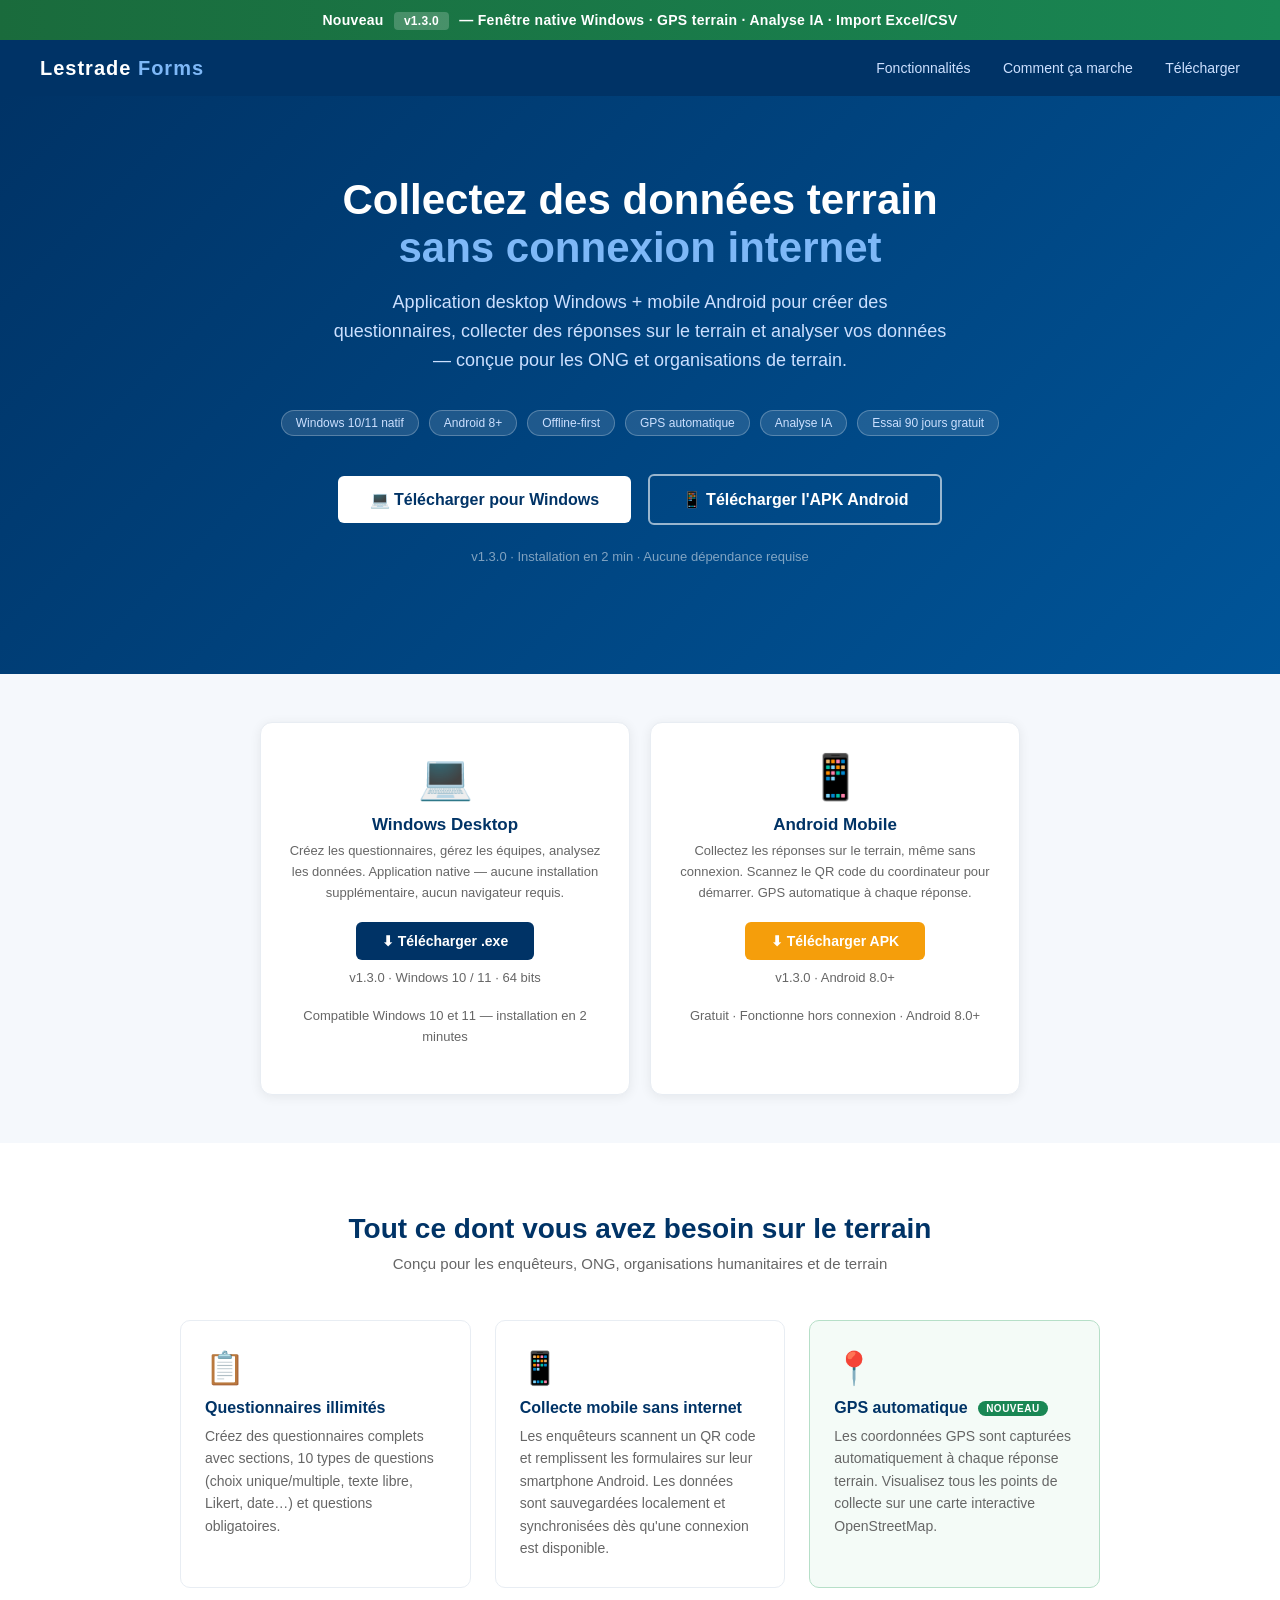
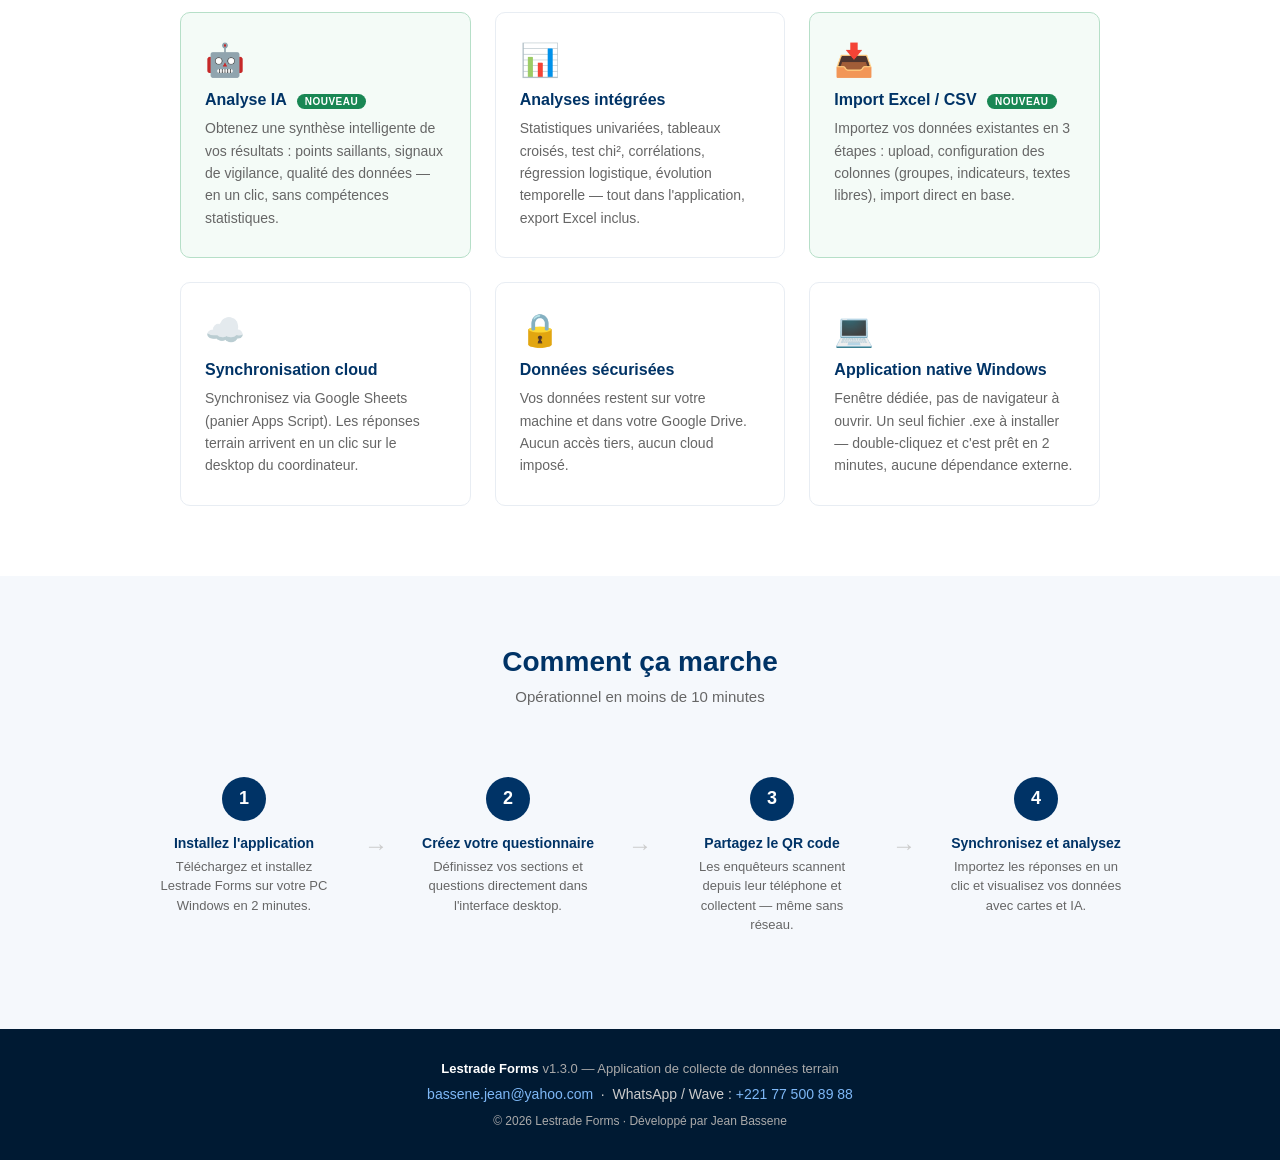
<file: docs/index.html>
<!DOCTYPE html>
<html lang="fr">
<head>
  <meta charset="UTF-8" />
  <meta name="viewport" content="width=device-width, initial-scale=1.0" />
  <title>Lestrade Forms — Collecte de données terrain</title>
  <style>
    * { box-sizing: border-box; margin: 0; padding: 0; }

    body {
      font-family: 'Segoe UI', Arial, sans-serif;
      color: #222;
      background: #fff;
    }

    /* ── NAV ── */
    nav {
      background: #003366;
      padding: 0 40px;
      display: flex;
      align-items: center;
      justify-content: space-between;
      height: 56px;
      position: sticky;
      top: 0;
      z-index: 100;
    }
    .nav-brand { color: #fff; font-size: 20px; font-weight: 700; letter-spacing: 1px; }
    .nav-brand em { color: #7eb8f7; font-style: normal; }
    .nav-links a {
      color: #cce0ff;
      text-decoration: none;
      margin-left: 28px;
      font-size: 14px;
      transition: color .2s;
    }
    .nav-links a:hover { color: #fff; }

    /* ── HERO ── */
    .hero {
      background: linear-gradient(135deg, #003366 0%, #005599 100%);
      color: #fff;
      padding: 80px 40px 70px;
      text-align: center;
    }
    .hero h1 { font-size: 42px; font-weight: 800; margin-bottom: 16px; }
    .hero h1 span { color: #7eb8f7; }
    .hero p  { font-size: 18px; color: #cce0ff; max-width: 620px; margin: 0 auto 36px; line-height: 1.6; }
    .hero-badges { display: flex; justify-content: center; gap: 10px; flex-wrap: wrap; margin-bottom: 32px; }
    .hero-badge {
      background: rgba(255,255,255,0.12);
      border: 1px solid rgba(255,255,255,0.25);
      color: #cce0ff;
      font-size: 12px;
      padding: 5px 14px;
      border-radius: 20px;
    }
    .btn-hero {
      display: inline-block;
      background: #fff;
      color: #003366;
      font-weight: 700;
      font-size: 16px;
      padding: 14px 32px;
      border-radius: 6px;
      text-decoration: none;
      margin: 6px;
      transition: transform .15s, box-shadow .15s;
    }
    .btn-hero:hover { transform: translateY(-2px); box-shadow: 0 6px 20px rgba(0,0,0,0.2); }
    .btn-hero.outline {
      background: transparent;
      color: #fff;
      border: 2px solid rgba(255,255,255,0.6);
    }
    .btn-hero.outline:hover { border-color: #fff; }

    /* ── BADGE NOUVEAUTES ── */
    .new-banner {
      background: linear-gradient(90deg, #1a6b3c, #198754);
      color: #fff;
      text-align: center;
      padding: 12px 20px;
      font-size: 14px;
      font-weight: 600;
      letter-spacing: 0.3px;
    }
    .new-banner span { background: rgba(255,255,255,0.2); border-radius: 4px; padding: 2px 10px; margin: 0 6px; font-size: 12px; }

    /* ── SECTIONS ── */
    section { padding: 70px 40px; max-width: 1000px; margin: 0 auto; }
    .section-title {
      font-size: 28px;
      font-weight: 700;
      color: #003366;
      margin-bottom: 10px;
      text-align: center;
    }
    .section-sub {
      text-align: center;
      color: #666;
      margin-bottom: 48px;
      font-size: 15px;
    }

    /* ── DOWNLOADS ── */
    .downloads-wrap { background: #f5f8fc; padding: 48px 40px; }
    .downloads-grid {
      max-width: 760px;
      margin: 0 auto;
      display: flex;
      gap: 20px;
      flex-wrap: wrap;
      justify-content: center;
    }
    .dl-card {
      flex: 1;
      min-width: 300px;
      background: #fff;
      border-radius: 12px;
      padding: 28px 24px;
      box-shadow: 0 2px 12px rgba(0,0,0,0.07);
      text-align: center;
      border: 1px solid #e8edf3;
    }
    .dl-icon { font-size: 44px; margin-bottom: 12px; }
    .dl-card h3 { color: #003366; margin-bottom: 6px; font-size: 17px; }
    .dl-card p  { font-size: 13px; color: #666; margin-bottom: 18px; line-height: 1.6; }
    .dl-version { font-size: 11px; color: #999; margin-top: 8px; }
    .btn-dl {
      display: inline-block;
      padding: 11px 26px;
      border-radius: 6px;
      text-decoration: none;
      font-weight: 600;
      font-size: 14px;
      transition: opacity .2s;
    }
    .btn-dl:hover { opacity: 0.88; }
    .btn-dl-win  { background: #003366; color: #fff; }
    .btn-dl-apk  { background: #F59E0B; color: #fff; }
    .dl-note { font-size: 11px; color: #aaa; margin-top: 10px; }

    /* ── FEATURES ── */
    .features-grid {
      display: grid;
      grid-template-columns: repeat(auto-fit, minmax(250px, 1fr));
      gap: 24px;
    }
    .feature-card {
      border: 1px solid #e8edf3;
      border-radius: 10px;
      padding: 28px 24px;
      transition: box-shadow .2s;
    }
    .feature-card:hover { box-shadow: 0 4px 20px rgba(0,51,102,0.1); }
    .feature-card.new-feat { border-color: #b6dfc8; background: #f4fbf7; }
    .feature-icon { font-size: 32px; margin-bottom: 12px; }
    .feature-card h3 { font-size: 16px; color: #003366; margin-bottom: 8px; }
    .feature-card p  { font-size: 14px; color: #666; line-height: 1.6; }
    .badge-new {
      display: inline-block;
      background: #198754;
      color: #fff;
      font-size: 10px;
      font-weight: 700;
      padding: 2px 8px;
      border-radius: 10px;
      margin-left: 6px;
      vertical-align: middle;
      letter-spacing: 0.5px;
    }

    /* ── PRICING ── */
    .pricing-wrap { background: #f5f8fc; padding: 70px 40px; }
    .pricing-grid {
      display: grid;
      grid-template-columns: repeat(auto-fit, minmax(240px, 1fr));
      gap: 24px;
      max-width: 860px;
      margin: 0 auto;
    }
    .price-card {
      background: #fff;
      border: 1px solid #dde5f0;
      border-radius: 12px;
      padding: 32px 28px;
      text-align: center;
      position: relative;
    }
    .price-card.featured {
      border-color: #003366;
      box-shadow: 0 4px 24px rgba(0,51,102,0.15);
    }
    .badge-pop {
      position: absolute;
      top: -12px;
      left: 50%;
      transform: translateX(-50%);
      background: #003366;
      color: #fff;
      font-size: 11px;
      font-weight: 700;
      padding: 3px 14px;
      border-radius: 20px;
      letter-spacing: 1px;
    }
    .price-card h3 { font-size: 18px; color: #003366; margin-bottom: 8px; }
    .price-amount {
      font-size: 30px;
      font-weight: 800;
      color: #003366;
      margin: 16px 0 4px;
    }
    .price-eur { font-size: 13px; color: #888; margin-bottom: 16px; }
    .price-card ul { list-style: none; text-align: left; margin: 16px 0 24px; }
    .price-card ul li { font-size: 13px; color: #555; padding: 4px 0; }
    .price-card ul li::before { content: "✓  "; color: #198754; font-weight: 700; }
    .btn-price {
      display: block;
      background: #003366;
      color: #fff;
      padding: 11px 0;
      border-radius: 6px;
      text-decoration: none;
      font-weight: 600;
      font-size: 14px;
      transition: background .2s;
    }
    .btn-price:hover { background: #005599; }
    .btn-price.light {
      background: #e8f0f8;
      color: #003366;
    }
    .btn-price.light:hover { background: #d0e2f5; }

    /* ── FORM ── */
    .form-wrap {
      background: #003366;
      padding: 70px 40px;
      color: #fff;
    }
    .form-wrap .section-title { color: #fff; }
    .form-wrap .section-sub   { color: #cce0ff; }
    .form-box {
      max-width: 520px;
      margin: 0 auto;
      background: rgba(255,255,255,0.07);
      border: 1px solid rgba(255,255,255,0.15);
      border-radius: 12px;
      padding: 36px 32px;
    }
    .form-group { margin-bottom: 18px; }
    .form-group label {
      display: block;
      font-size: 13px;
      font-weight: 600;
      color: #cce0ff;
      margin-bottom: 6px;
    }
    .form-group input,
    .form-group select {
      width: 100%;
      padding: 10px 14px;
      border-radius: 6px;
      border: 1px solid rgba(255,255,255,0.25);
      background: rgba(255,255,255,0.1);
      color: #fff;
      font-size: 14px;
      outline: none;
      transition: border .2s;
    }
    .form-group input::placeholder { color: rgba(255,255,255,0.4); }
    .form-group input:focus,
    .form-group select:focus { border-color: #7eb8f7; }
    .form-group select option { color: #222; background: #fff; }
    .btn-submit {
      width: 100%;
      padding: 13px;
      background: #fff;
      color: #003366;
      font-weight: 700;
      font-size: 15px;
      border: none;
      border-radius: 6px;
      cursor: pointer;
      margin-top: 8px;
      transition: transform .15s, box-shadow .15s;
    }
    .btn-submit:hover { transform: translateY(-1px); box-shadow: 0 4px 16px rgba(0,0,0,0.2); }
    .btn-submit:disabled { opacity: 0.6; cursor: not-allowed; transform: none; }
    .form-msg {
      margin-top: 16px;
      padding: 12px 16px;
      border-radius: 6px;
      font-size: 14px;
      display: none;
    }
    .form-msg.success { background: rgba(25,135,84,0.3); border: 1px solid #198754; color: #a3d9b8; }
    .form-msg.error   { background: rgba(220,53,69,0.3);  border: 1px solid #dc3545; color: #f5a8af; }

    /* ── HOW IT WORKS ── */
    .steps { display: flex; gap: 16px; flex-wrap: wrap; justify-content: center; }
    .step {
      flex: 1;
      min-width: 180px;
      max-width: 220px;
      text-align: center;
      padding: 24px 16px;
    }
    .step-num {
      width: 44px; height: 44px;
      background: #003366;
      color: #fff;
      border-radius: 50%;
      font-weight: 800;
      font-size: 18px;
      display: flex;
      align-items: center;
      justify-content: center;
      margin: 0 auto 14px;
    }
    .step h4 { font-size: 14px; color: #003366; margin-bottom: 6px; }
    .step p  { font-size: 13px; color: #666; line-height: 1.5; }
    .step-arrow { align-self: center; font-size: 24px; color: #ccc; margin-top: -20px; }

    /* ── FOOTER ── */
    footer {
      background: #001a33;
      color: #aaa;
      text-align: center;
      padding: 32px 40px;
      font-size: 13px;
    }
    footer a { color: #7eb8f7; text-decoration: none; }
    footer .contact { margin-top: 10px; font-size: 14px; color: #ccc; }

    @media (max-width: 600px) {
      .hero h1 { font-size: 28px; }
      .nav-links { display: none; }
      section { padding: 50px 20px; }
      .form-wrap, .pricing-wrap, .downloads-wrap { padding: 50px 20px; }
    }
  </style>
</head>
<body>

<!-- BANNIERE NOUVEAUTES -->
<div class="new-banner">
  Nouveau <span>v1.3.0</span> — Fenêtre native Windows · GPS terrain · Analyse IA · Import Excel/CSV
</div>

<!-- NAV -->
<nav>
  <div class="nav-brand">Lestrade<em> Forms</em></div>
  <div class="nav-links">
    <a href="#fonctionnalites">Fonctionnalités</a>
    <a href="#comment">Comment ça marche</a>
    <a href="#telechargement">Télécharger</a>
  </div>
</nav>

<!-- HERO -->
<div class="hero">
  <h1>Collectez des données terrain<br><span>sans connexion internet</span></h1>
  <p>Application desktop Windows + mobile Android pour créer des questionnaires, collecter des réponses sur le terrain et analyser vos données — conçue pour les ONG et organisations de terrain.</p>
  <div class="hero-badges">
    <span class="hero-badge">Windows 10/11 natif</span>
    <span class="hero-badge">Android 8+</span>
    <span class="hero-badge">Offline-first</span>
    <span class="hero-badge">GPS automatique</span>
    <span class="hero-badge">Analyse IA</span>
    <span class="hero-badge">Essai 90 jours gratuit</span>
  </div>
  <a href="https://github.com/Jean-bassene/lestrade-forms/releases/download/v1.3.0/Lestrade_Forms_Setup_v1.3.0.exe" class="btn-hero">
    💻 Télécharger pour Windows
  </a>
  <a href="https://github.com/Jean-bassene/lestrade-forms/releases/download/v1.3.0/lestrade_forms_v1.3.0.apk" class="btn-hero outline">
    📱 Télécharger l'APK Android
  </a>
  <p style="margin-top:16px; font-size:13px; color:rgba(255,255,255,0.5);">v1.3.0 · Installation en 2 min · Aucune dépendance requise</p>
</div>

<!-- TELECHARGEMENTS -->
<div class="downloads-wrap" id="telechargement">
  <div class="downloads-grid">

    <div class="dl-card">
      <div class="dl-icon">💻</div>
      <h3>Windows Desktop</h3>
      <p>Créez les questionnaires, gérez les équipes, analysez les données. Application native — aucune installation supplémentaire, aucun navigateur requis.</p>
      <a href="https://github.com/Jean-bassene/lestrade-forms/releases/download/v1.3.0/Lestrade_Forms_Setup_v1.3.0.exe"
         class="btn-dl btn-dl-win">
        ⬇ Télécharger .exe
      </a>
      <p class="dl-version">v1.3.0 · Windows 10 / 11 · 64 bits</p>
      <p class="dl-note">Compatible Windows 10 et 11 — installation en 2 minutes</p>
    </div>

    <div class="dl-card">
      <div class="dl-icon">📱</div>
      <h3>Android Mobile</h3>
      <p>Collectez les réponses sur le terrain, même sans connexion. Scannez le QR code du coordinateur pour démarrer. GPS automatique à chaque réponse.</p>
      <a href="https://github.com/Jean-bassene/lestrade-forms/releases/download/v1.3.0/lestrade_forms_v1.3.0.apk"
         class="btn-dl btn-dl-apk">
        ⬇ Télécharger APK
      </a>
      <p class="dl-version">v1.3.0 · Android 8.0+</p>
      <p class="dl-note">Gratuit · Fonctionne hors connexion · Android 8.0+</p>
    </div>

  </div>
</div>

<!-- FONCTIONNALITES -->
<section id="fonctionnalites">
  <h2 class="section-title">Tout ce dont vous avez besoin sur le terrain</h2>
  <p class="section-sub">Conçu pour les enquêteurs, ONG, organisations humanitaires et de terrain</p>
  <div class="features-grid">

    <div class="feature-card">
      <div class="feature-icon">📋</div>
      <h3>Questionnaires illimités</h3>
      <p>Créez des questionnaires complets avec sections, 10 types de questions (choix unique/multiple, texte libre, Likert, date…) et questions obligatoires.</p>
    </div>

    <div class="feature-card">
      <div class="feature-icon">📱</div>
      <h3>Collecte mobile sans internet</h3>
      <p>Les enquêteurs scannent un QR code et remplissent les formulaires sur leur smartphone Android. Les données sont sauvegardées localement et synchronisées dès qu'une connexion est disponible.</p>
    </div>

    <div class="feature-card new-feat">
      <div class="feature-icon">📍</div>
      <h3>GPS automatique <span class="badge-new">NOUVEAU</span></h3>
      <p>Les coordonnées GPS sont capturées automatiquement à chaque réponse terrain. Visualisez tous les points de collecte sur une carte interactive OpenStreetMap.</p>
    </div>

    <div class="feature-card new-feat">
      <div class="feature-icon">🤖</div>
      <h3>Analyse IA <span class="badge-new">NOUVEAU</span></h3>
      <p>Obtenez une synthèse intelligente de vos résultats : points saillants, signaux de vigilance, qualité des données — en un clic, sans compétences statistiques.</p>
    </div>

    <div class="feature-card">
      <div class="feature-icon">📊</div>
      <h3>Analyses intégrées</h3>
      <p>Statistiques univariées, tableaux croisés, test chi², corrélations, régression logistique, évolution temporelle — tout dans l'application, export Excel inclus.</p>
    </div>

    <div class="feature-card new-feat">
      <div class="feature-icon">📥</div>
      <h3>Import Excel / CSV <span class="badge-new">NOUVEAU</span></h3>
      <p>Importez vos données existantes en 3 étapes : upload, configuration des colonnes (groupes, indicateurs, textes libres), import direct en base.</p>
    </div>

    <div class="feature-card">
      <div class="feature-icon">☁️</div>
      <h3>Synchronisation cloud</h3>
      <p>Synchronisez via Google Sheets (panier Apps Script). Les réponses terrain arrivent en un clic sur le desktop du coordinateur.</p>
    </div>

    <div class="feature-card">
      <div class="feature-icon">🔒</div>
      <h3>Données sécurisées</h3>
      <p>Vos données restent sur votre machine et dans votre Google Drive. Aucun accès tiers, aucun cloud imposé.</p>
    </div>

    <div class="feature-card">
      <div class="feature-icon">💻</div>
      <h3>Application native Windows</h3>
      <p>Fenêtre dédiée, pas de navigateur à ouvrir. Un seul fichier .exe à installer — double-cliquez et c'est prêt en 2 minutes, aucune dépendance externe.</p>
    </div>

  </div>
</section>

<!-- COMMENT CA MARCHE -->
<div style="background:#f5f8fc; padding: 70px 40px;" id="comment">
  <div style="max-width:1000px; margin:0 auto;">
    <h2 class="section-title">Comment ça marche</h2>
    <p class="section-sub">Opérationnel en moins de 10 minutes</p>
    <div class="steps">
      <div class="step">
        <div class="step-num">1</div>
        <h4>Installez l'application</h4>
        <p>Téléchargez et installez Lestrade Forms sur votre PC Windows en 2 minutes.</p>
      </div>
      <div class="step-arrow">→</div>
      <div class="step">
        <div class="step-num">2</div>
        <h4>Créez votre questionnaire</h4>
        <p>Définissez vos sections et questions directement dans l'interface desktop.</p>
      </div>
      <div class="step-arrow">→</div>
      <div class="step">
        <div class="step-num">3</div>
        <h4>Partagez le QR code</h4>
        <p>Les enquêteurs scannent depuis leur téléphone et collectent — même sans réseau.</p>
      </div>
      <div class="step-arrow">→</div>
      <div class="step">
        <div class="step-num">4</div>
        <h4>Synchronisez et analysez</h4>
        <p>Importez les réponses en un clic et visualisez vos données avec cartes et IA.</p>
      </div>
    </div>
  </div>
</div>


<!-- FOOTER -->
<footer>
  <div><strong style="color:#fff;">Lestrade Forms</strong> v1.3.0 — Application de collecte de données terrain</div>
  <div class="contact">
    <a href="mailto:bassene.jean@yahoo.com">bassene.jean@yahoo.com</a>
    &nbsp;·&nbsp;
    WhatsApp / Wave : <a href="tel:+221775008988">+221 77 500 89 88</a>
  </div>
  <div style="margin-top:12px; font-size:12px;">
    &copy; 2026 Lestrade Forms · Développé par Jean Bassene
  </div>
</footer>

</body>
</html>
</file>
